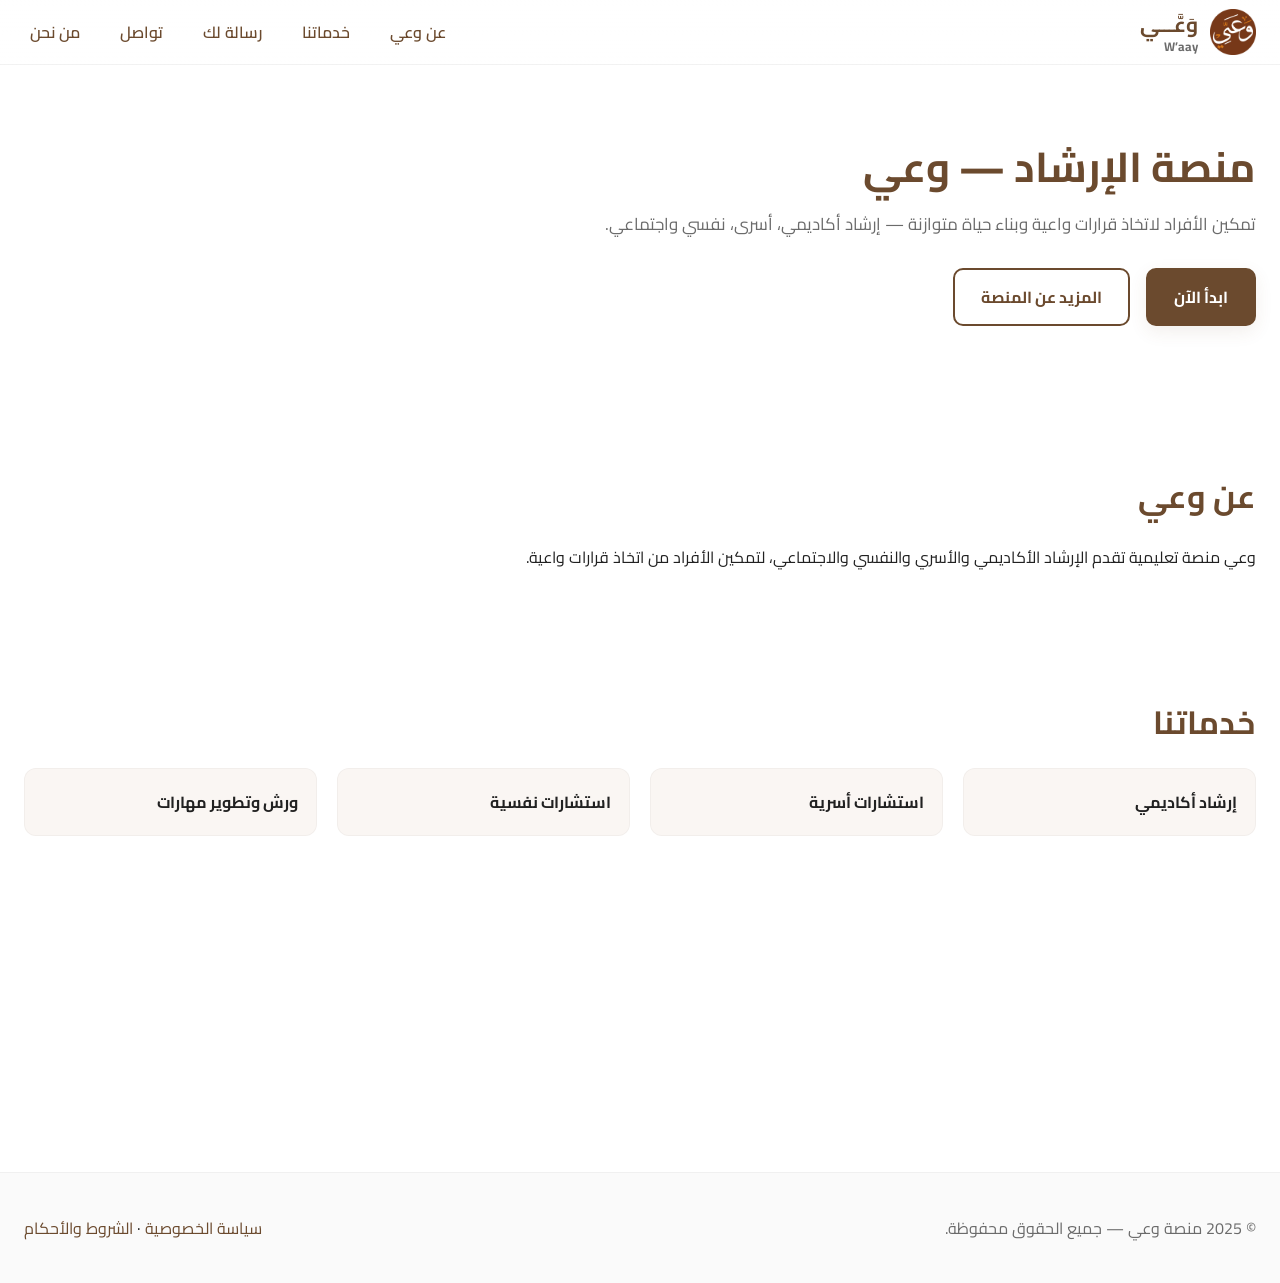
<file: index.html>
<!doctype html>
<html lang="ar" dir="rtl">
<head>
  <meta charset="utf-8" />
  <meta name="viewport" content="width=device-width,initial-scale=1" />
  <meta name="description" content="منصة وعي — الإرشاد الأكاديمي، النفسي، الأسري والاجتماعي. تمكين الأفراد لاتخاذ قرارات واعية وبناء حياة متوازنة." />
  <meta name="theme-color" content="#ffffff">

  <title>وعي — منصة الإرشاد الأكاديمي والأسري والنفسي</title>

  <!-- Google Fonts -->
  <link href="https://fonts.googleapis.com/css2?family=Cairo:wght@300;400;600;700&family=Inter:wght@300;400;600;700&display=swap" rel="stylesheet">

  <!-- Icons / Social meta -->
  <link rel="icon" href="Untitled-5.png" type="image/png" />

  <meta property="og:title" content="وعي — منصة الإرشاد" />
  <meta property="og:description" content="تمكين الأفراد لاتخاذ قرارات واعية وبناء حياة متوازنة." />
  <meta property="og:image" content="assets/og-image.png">
  <meta property="og:type" content="website" />

  <meta name="twitter:card" content="summary_large_image">
  <meta name="twitter:title" content="وعي — منصة الإرشاد">
  <meta name="twitter:image" content="assets/og-image.png">

  <!-- CSS -->
  <link rel="stylesheet" href="styles.css">
</head>

<body>

  <!-- ====================== Loader ====================== -->
  <div id="app-loader" class="app-loader" role="status" aria-live="polite">
    <div class="loader-ring">
      <img src="Untitled-5.png" class="logo-svg" alt="شعار منصة وعي" />
    </div>
    <span class="visually-hidden">جاري التحميل…</span>
  </div>

  <!-- ====================== App Wrapper ====================== -->
  <div id="app" hidden>

    <!-- ====================== Header ====================== -->
    <header class="site-header">
      <div class="header-inner">

        <!-- Brand -->
        <a href="/" class="brand" aria-label="الرئيسية">
          <img src="Untitled-5.png" class="brand-logo" alt="شعار وعي">
          <span>
            <span class="brand-title-ar">وَعَّـــي</span>
            <span class="brand-title-en" lang="en">W’aay</span>
          </span>
        </a>

        <!-- Desktop Nav -->
        <nav class="main-nav" aria-label="القائمة الرئيسية">
          <ul class="nav-list">
            <li><a href="#about">عن وعي</a></li>
            <li><a href="#services">خدماتنا</a></li>
            <li><a href="Inspirational.html">رسالة لك</a></li>
            <li><a href="#contact">تواصل</a></li>
            <li><a href="About Us.html">من نحن</a></li>
          </ul>
        </nav>

        <!-- Hamburger -->
        <button class="hamburger" aria-controls="mobile-menu" aria-expanded="false">
          <svg width="28" height="20" viewBox="0 0 28 20">
            <rect x="0" y="2" width="28" height="2" rx="1"></rect>
            <rect x="0" y="9" width="28" height="2" rx="1"></rect>
            <rect x="0" y="16" width="28" height="2" rx="1"></rect>
          </svg>
        </button>

      </div>

      <!-- Mobile Menu -->
      <div id="mobile-menu" class="mobile-menu" hidden>
        <ul>
          <li><a href="#about">عن وعي</a></li>
          <li><a href="#services">خدمات</a></li>
          <li><a href="Inspirational.html">رسالة لك</a></li>
          <li><a href="#contact">تواصل</a></li>
            <li><a href="About Us.html">من نحن</a></li>
        </ul>
      </div>
    </header>

    <!-- ====================== Hero ====================== -->
    <main>
      <section class="hero" id="home">
        <div class="hero-inner" data-reveal>
          <h1 class="hero-title">منصة الإرشاد — وعي</h1>
          <p class="hero-sub">تمكين الأفراد لاتخاذ قرارات واعية وبناء حياة متوازنة — إرشاد أكاديمي، أسرى، نفسي واجتماعي.</p>

          <div class="hero-ctas">
            <a class="btn primary" href="#services">ابدأ الآن</a>
            <a class="btn outline" href="#about">المزيد عن المنصة</a>
          </div>
        </div>
      </section>

      <!-- ====================== About ====================== -->
      <section id="about" data-reveal>
        <h2>عن وعي</h2>
        <p>وعي منصة تعليمية تقدم الإرشاد الأكاديمي والأسري والنفسي والاجتماعي، لتمكين الأفراد من اتخاذ قرارات واعية.</p>
      </section>

      <!-- ====================== Services ====================== -->
      <section id="services" data-reveal>
        <h2>خدماتنا</h2>
        <ul class="services-list">
          <li>إرشاد أكاديمي</li>
          <li>استشارات أسرية</li>
          <li>استشارات نفسية</li>
          <li>ورش وتطوير مهارات</li>
        </ul>
      </section>

      <!-- ====================== Contact ====================== -->
      <section id="contact" data-reveal>
        <h2>تواصل معنا</h2>

        <p>البريد: <a href="waayplatform@gmail.com">waayplatform@gmail.com</a></p>

        <div class="social-links">

          <!-- Facebook -->
          <a href="https://www.facebook.com/profile.php?id=61583925555300" target="_blank" aria-label="Facebook">
            <img src="Untitled-1.png" alt="">
          </a>

          <!-- Instagram -->
          <a href="https://instagram.com" target="_blank" aria-label="Instagram">
            <img src="Untitled-2.png" alt="">
          </a>
        </div>

      </section>

    </main>

    <!-- ====================== Footer ====================== -->
    <footer class="site-footer">
      <div class="footer-inner">
        <p>© <span id="year">2025</span> منصة وعي — جميع الحقوق محفوظة.</p>
        <nav aria-label="روابط إضافية">
          <a href="privacy.html">سياسة الخصوصية</a> ·
          <a href="terms.html">الشروط والأحكام</a>
        </nav>
      </div>
    </footer>

  </div>

  <!-- JavaScript -->
  <script src="app.js" defer></script>

</body>
</html>
</file>
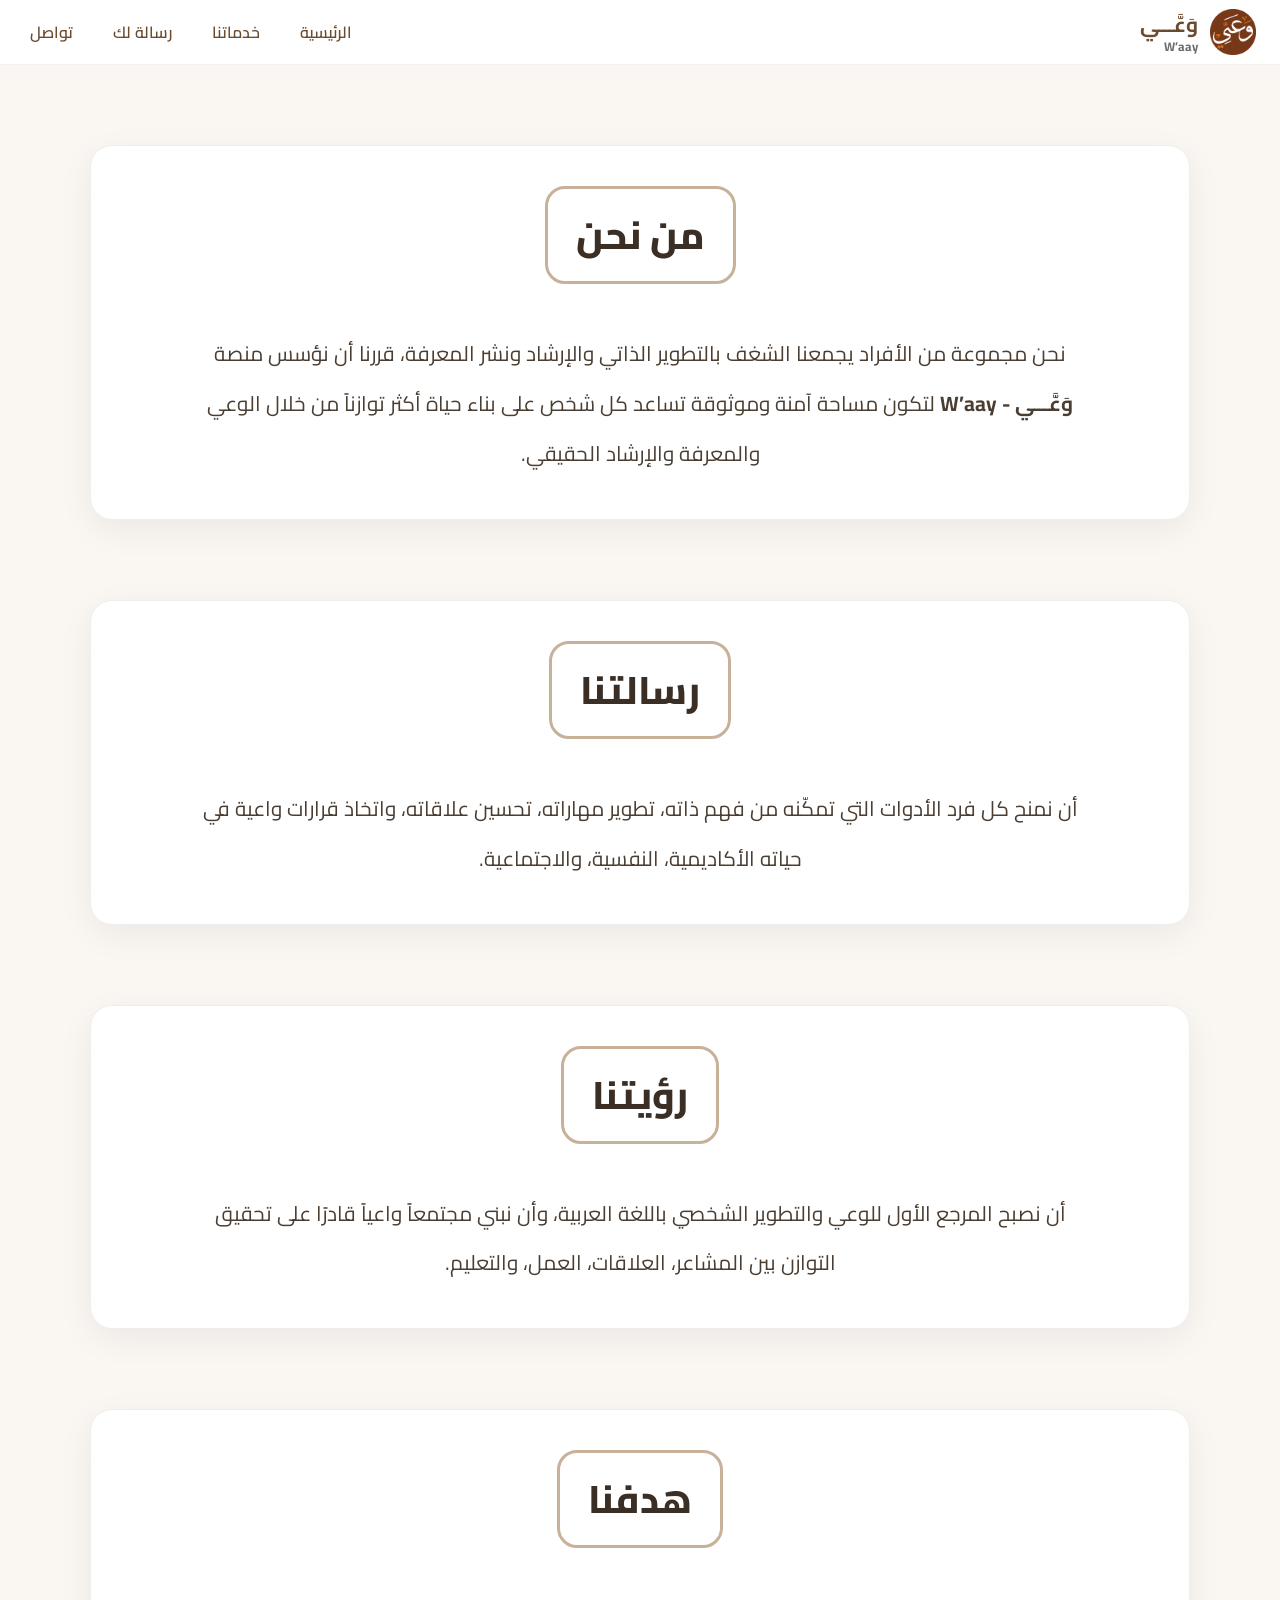
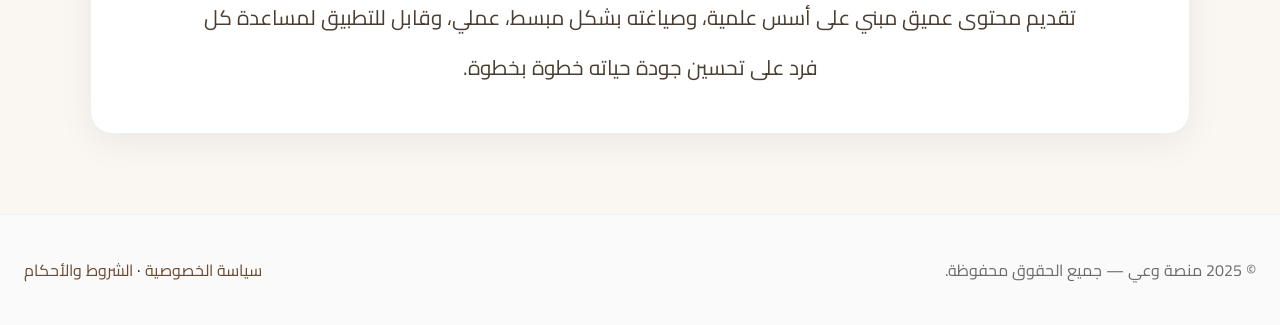
<file: About Us.html>
<!doctype html>
<html lang="ar" dir="rtl">
<head>
  <meta charset="utf-8" />
  <meta name="viewport" content="width=device-width, initial-scale=1" />
  <title>من نحن — منصة وعي</title>

  <link rel="stylesheet" href="styles.css" />
  <link rel="preconnect" href="https://fonts.googleapis.com" />
  <link rel="preconnect" href="https://fonts.gstatic.com" crossorigin />
  <link href="https://fonts.googleapis.com/css2?family=Cairo:wght@300;400;600;700;800&display=swap" rel="stylesheet" />
  
    <!-- Icons / Social meta -->
  <link rel="icon" href="Untitled-5.png" type="image/png" />

  <style>
    :root {
      --dark: #3a2e25;
      --light: #d6c1a6;
      --bg: #faf7f3;
      --border: #c7b299;
    }

    body {
      background: var(--bg);
      font-family: "Cairo", sans-serif;
    }

    /* ====== عام ====== */
    .content-block {
      max-width: 1100px;
      margin: 80px auto;
      background: #ffffff;
      padding: 40px 30px;
      border-radius: 22px;
      border: 1px solid #eee;
      box-shadow: 0 10px 35px rgba(0,0,0,0.06);
      animation: fadeIn 0.8s ease;
    }

    .section-title {
      font-size: 2.4rem;
      font-weight: 800;
      color: var(--dark);
      text-align: center;
      display: inline-block;
      padding: 10px 28px;
      border: 3px solid var(--border);
      border-radius: 20px;
      margin: 0 auto 25px;
      background: white;
    }

    .section-title-wrapper {
      text-align: center;
      margin-bottom: 20px;
    }

    .content-block p {
      font-size: 1.3rem;
      color: #4a3d31;
      line-height: 2.4;
      max-width: 900px;
      margin: 0 auto;
      text-align: center;
    }

    @media (max-width: 900px) {
      .section-title {
        font-size: 1.9rem;
        padding: 8px 20px;
      }

      .content-block p {
        font-size: 1.1rem;
      }
    }

    @keyframes fadeIn {
      from { opacity: 0; transform: translateY(20px); }
      to   { opacity: 1; transform: translateY(0); }
    }
  </style>
</head>

<body>

<!-- Loader -->
<div id="app-loader" class="app-loader">
  <div class="loader-ring">
    <img src="Untitled-5.png" class="logo-svg" alt="" />
  </div>
</div>

<div id="app" hidden>

  <!-- Header -->
  <header class="site-header">
    <div class="header-inner">
      <a href="index.html" class="brand">
        <img src="Untitled-5.png" class="brand-logo" alt="" />
        <div>
          <span class="brand-title-ar">وَعَّـــي</span>
          <span class="brand-title-en">W’aay</span>
        </div>
      </a>

      <nav class="main-nav">
        <ul class="nav-list">
          <li><a href="index.html">الرئيسية</a></li>
          <li><a href="index.html">خدماتنا</a></li>
          <li><a href="Inspirational.html">رسالة لك</a></li>
          <li><a href="index.html">تواصل</a></li>
        </ul>
      </nav>

      <button class="hamburger" aria-controls="mobile-menu" aria-expanded="false">
        <svg width="28" height="20">
          <rect x="0" y="2" width="28" height="2" />
          <rect x="0" y="9" width="28" height="2" />
          <rect x="0" y="16" width="28" height="2" />
        </svg>
      </button>
    </div>

    <div id="mobile-menu" class="mobile-menu" hidden>
      <ul>
        <li><a href="index.html">الرئيسية</a></li>
        <li><a href="index.html">خدماتنا</a></li>
        <li><a href="Inspirational.html">رسالة لك</a></li>
        <li><a href="index.html">تواصل</a></li>
      </ul>
    </div>
  </header>


  <!-- ========================== من نحن ========================== -->
  <section class="content-block">
    <div class="section-title-wrapper">
      <h2 class="section-title">من نحن</h2>
    </div>
    <p>
      نحن مجموعة من الأفراد يجمعنا الشغف بالتطوير الذاتي والإرشاد ونشر المعرفة،
      قررنا أن نؤسس منصة <strong>وَعَّـــي - W’aay </strong> لتكون مساحة آمنة وموثوقة تساعد
      كل شخص على بناء حياة أكثر توازناً من خلال الوعي والمعرفة والإرشاد الحقيقي.
    </p>
  </section>


  <!-- ========================== رسالتنا ========================== -->
  <section class="content-block">
    <div class="section-title-wrapper">
      <h2 class="section-title">رسالتنا</h2>
    </div>
    <p>
      أن نمنح كل فرد الأدوات التي تمكّنه من فهم ذاته، تطوير مهاراته، تحسين
      علاقاته، واتخاذ قرارات واعية في حياته الأكاديمية، النفسية، والاجتماعية.
    </p>
  </section>


  <!-- ========================== رؤيتنا ========================== -->
  <section class="content-block">
    <div class="section-title-wrapper">
      <h2 class="section-title">رؤيتنا</h2>
    </div>
    <p>
      أن نصبح المرجع الأول للوعي والتطوير الشخصي باللغة العربية، وأن نبني مجتمعاً
      واعياً قادرًا على تحقيق التوازن بين المشاعر، العلاقات، العمل، والتعليم.
    </p>
  </section>


  <!-- ========================== هدفنا ========================== -->
  <section class="content-block">
    <div class="section-title-wrapper">
      <h2 class="section-title">هدفنا</h2>
    </div>
    <p>
      تقديم محتوى عميق مبني على أسس علمية، وصياغته بشكل مبسط، عملي، وقابل
      للتطبيق لمساعدة كل فرد على تحسين جودة حياته خطوة بخطوة.
    </p>
  </section>


  <!-- Footer -->
  <footer class="site-footer">
    <div class="footer-inner">
      <p>© 2025 منصة وعي — جميع الحقوق محفوظة.</p>
      <nav>
        <a href="privacy.html">سياسة الخصوصية</a> ·
        <a href="terms.html">الشروط والأحكام</a>
      </nav>
    </div>
  </footer>

</div>

<script src="app.js" defer></script>
</body>
</html>
</file>
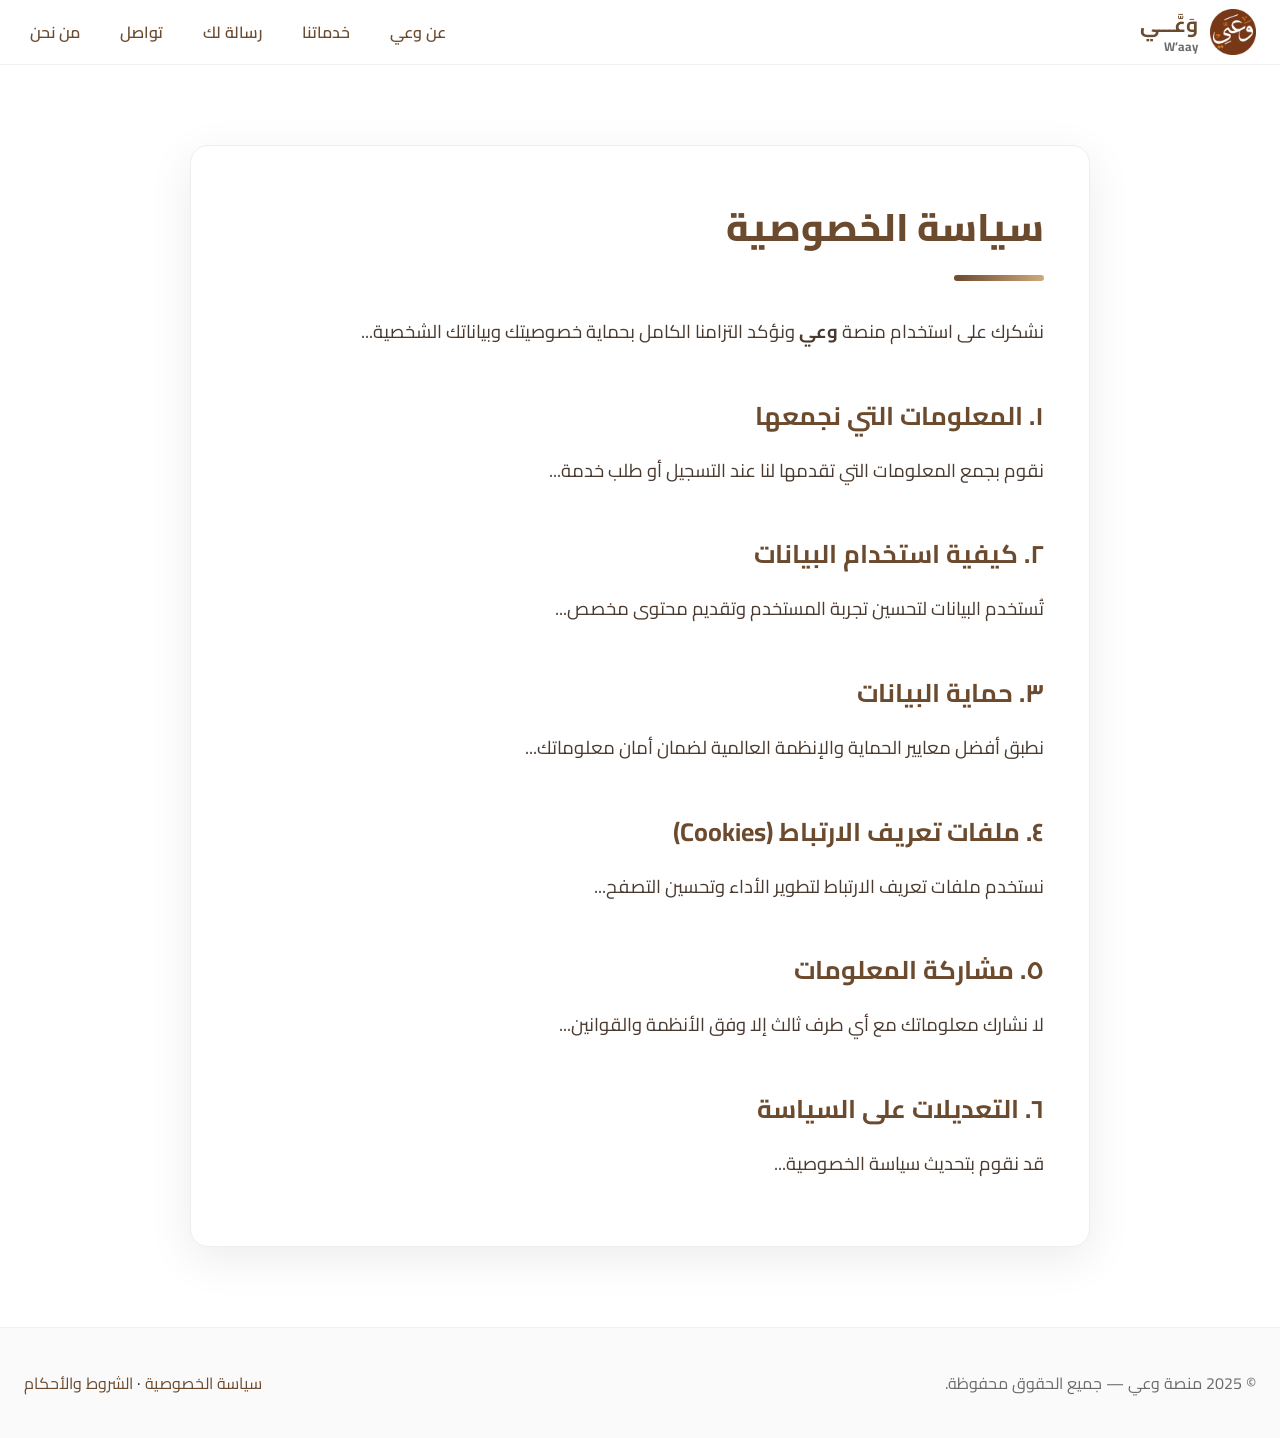
<file: privacy.html>
<!doctype html>
<html lang="ar" dir="rtl">
<head>
  <meta charset="utf-8" />
  <meta name="viewport" content="width=device-width,initial-scale=1" />
  <title>سياسة الخصوصية — منصة وعي</title>

  <link rel="stylesheet" href="styles.css">
  <link href="https://fonts.googleapis.com/css2?family=Cairo:wght@300;400;600;700&family=Inter:wght@300;400;600;700&display=swap" rel="stylesheet">

    <!-- Icons / Social meta -->
  <link rel="icon" href="Untitled-5.png" type="image/png" />

  <style>
    /* ===== صفحة ذات تنسيق احترافي مختلف ===== */

    .legal-wrapper {
      max-width: 900px;
      margin: 80px auto;
      background: #ffffff;
      border-radius: 18px;
      padding: 45px 45px;
      box-shadow: 0 12px 45px rgba(0,0,0,0.08);
      border: 1px solid #eee;
    }

    .legal-wrapper h1 {
      font-size: 2.4rem;
      color: var(--brand-dark);
      margin-bottom: 12px;
      font-weight: 800;
    }

    .legal-divider {
      width: 90px;
      height: 6px;
      background: linear-gradient(90deg, var(--brand-dark), var(--brand-light));
      border-radius: 10px;
      margin-bottom: 32px;
    }

    .legal-wrapper h2 {
      font-size: 1.6rem;
      margin-top: 40px;
      color: var(--brand-dark);
      font-weight: 700;
      margin-bottom: 12px;
    }

    .legal-wrapper p {
      font-size: 1.15rem;
      line-height: 2.1;
      color: #49392e;
      margin-bottom: 18px;
    }

    @media (max-width:700px) {
      .legal-wrapper {
        padding: 25px 20px;
        margin: 40px 12px;
      }
      .legal-wrapper h1 {
        font-size: 2rem;
      }
    }
  </style>

</head>

<body>

<!-- Loader -->
<div id="app-loader" class="app-loader">
  <div class="loader-ring">
    <img src="Untitled-5.png" class="logo-svg" alt="">
  </div>
</div>

<div id="app" hidden>

  <!-- Header -->
  <header class="site-header">
    <div class="header-inner">
      <a href="index.html" class="brand">
        <img src="Untitled-5.png" class="brand-logo" alt="">
        <div>
          <span class="brand-title-ar">وَعَّـــي</span>
          <span class="brand-title-en">W’aay</span>
        </div>
      </a>

      <nav class="main-nav">
        <ul class="nav-list">
          <li><a href="index.html#about">عن وعي</a></li>
          <li><a href="index.html#services">خدماتنا</a></li>
          <li><a href="Inspirational.html">رسالة لك</a></li>
          <li><a href="index.html#contact">تواصل</a></li>
                  <li><a href="About Us.html">من نحن</a></li>
        </ul>
      </nav>

      <button class="hamburger" aria-controls="mobile-menu" aria-expanded="false">
        <svg width="28" height="20">
          <rect x="0" y="2" width="28" height="2"/>
          <rect x="0" y="9" width="28" height="2"/>
          <rect x="0" y="16" width="28" height="2"/>
        </svg>
      </button>
    </div>

    <div id="mobile-menu" class="mobile-menu" hidden>
      <ul>
        <li><a href="index.html">عن وعي</a></li>
        <li><a href="index.html">خدماتنا</a></li>
        <li><a href="Inspirational.html">رسالة لك</a></li>
        <li><a href="index.html">تواصل</a></li>
                <li><a href="About Us.html">من نحن</a></li>

      </ul>
    </div>
  </header>

  <!-- ===== محتوى احترافي ===== -->
  <main class="legal-wrapper">

    <h1>سياسة الخصوصية</h1>
    <div class="legal-divider"></div>

    <p>نشكرك على استخدام منصة <strong>وعي</strong> ونؤكد التزامنا الكامل بحماية خصوصيتك وبياناتك الشخصية...</p>

    <h2>١. المعلومات التي نجمعها</h2>
    <p>نقوم بجمع المعلومات التي تقدمها لنا عند التسجيل أو طلب خدمة...</p>

    <h2>٢. كيفية استخدام البيانات</h2>
    <p>تُستخدم البيانات لتحسين تجربة المستخدم وتقديم محتوى مخصص...</p>

    <h2>٣. حماية البيانات</h2>
    <p>نطبق أفضل معايير الحماية والإنظمة العالمية لضمان أمان معلوماتك...</p>

    <h2>٤. ملفات تعريف الارتباط (Cookies)</h2>
    <p>نستخدم ملفات تعريف الارتباط لتطوير الأداء وتحسين التصفح...</p>

    <h2>٥. مشاركة المعلومات</h2>
    <p>لا نشارك معلوماتك مع أي طرف ثالث إلا وفق الأنظمة والقوانين...</p>

    <h2>٦. التعديلات على السياسة</h2>
    <p>قد نقوم بتحديث سياسة الخصوصية...</p>

  </main>

  <!-- Footer -->
  <footer class="site-footer">
    <div class="footer-inner">
      <p>© 2025 منصة وعي — جميع الحقوق محفوظة.</p>
      <nav>
        <a href="privacy.html">سياسة الخصوصية</a> ·
        <a href="terms.html">الشروط والأحكام</a>
      </nav>
    </div>
  </footer>

</div>

<script src="app.js" defer></script>
</body>
</html>
</file>
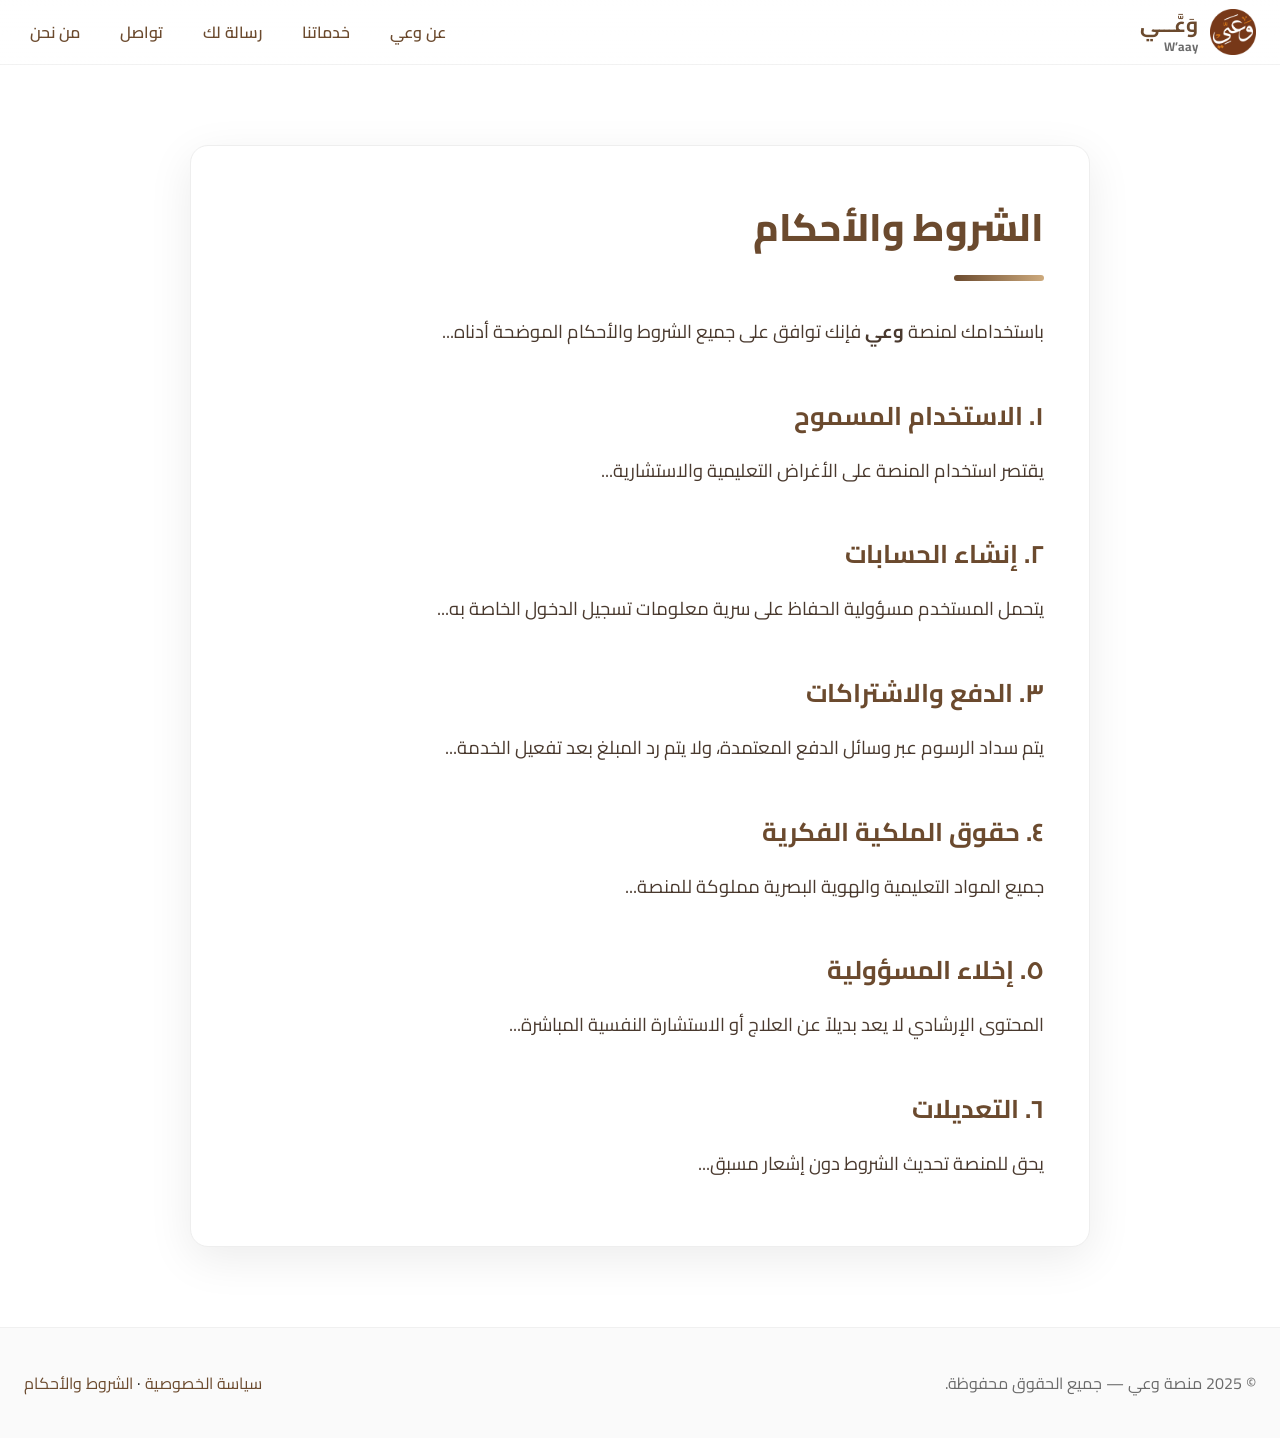
<file: terms.html>
<!doctype html>
<html lang="ar" dir="rtl">
<head>
  <meta charset="utf-8" />
  <meta name="viewport" content="width=device-width,initial-scale=1" />
  <title>الشروط والأحكام — منصة وعي</title>

  <link rel="stylesheet" href="styles.css">
  <link href="https://fonts.googleapis.com/css2?family=Cairo:wght@300;400;600;700&family=Inter:wght@300;400;600;700&display=swap" rel="stylesheet">

    <!-- Icons / Social meta -->
  <link rel="icon" href="Untitled-5.png" type="image/png" />

  <style>
    /* نفس تصميم ملف الخصوصية لضمان الاحترافية */
    .legal-wrapper {
      max-width: 900px;
      margin: 80px auto;
      background: #ffffff;
      border-radius: 18px;
      padding: 45px 45px;
      box-shadow: 0 12px 45px rgba(0,0,0,0.08);
      border: 1px solid #eee;
    }

    .legal-wrapper h1 {
      font-size: 2.4rem;
      color: var(--brand-dark);
      margin-bottom: 12px;
      font-weight: 800;
    }

    .legal-divider {
      width: 90px;
      height: 6px;
      background: linear-gradient(90deg, var(--brand-dark), var(--brand-light));
      border-radius: 10px;
      margin-bottom: 32px;
    }

    .legal-wrapper h2 {
      font-size: 1.6rem;
      margin-top: 40px;
      color: var(--brand-dark);
      font-weight: 700;
      margin-bottom: 12px;
    }

    .legal-wrapper p {
      font-size: 1.15rem;
      line-height: 2.1;
      color: #49392e;
      margin-bottom: 18px;
    }

    @media (max-width:700px) {
      .legal-wrapper {
        padding: 25px 20px;
        margin: 40px 12px;
      }
      .legal-wrapper h1 {
        font-size: 2rem;
      }
    }
  </style>

</head>

<body>

<!-- Loader -->
<div id="app-loader" class="app-loader">
  <div class="loader-ring">
    <img src="Untitled-5.png" class="logo-svg" alt="">
  </div>
</div>

<div id="app" hidden>

  <!-- Header -->
  <header class="site-header">
    <div class="header-inner">
      <a href="index.html" class="brand">
        <img src="Untitled-5.png" class="brand-logo" alt="">
        <div>
          <span class="brand-title-ar">وَعَّـــي</span>
          <span class="brand-title-en">W’aay</span>
        </div>
      </a>

      <nav class="main-nav">
        <ul class="nav-list">
          <li><a href="index.html#about">عن وعي</a></li>
          <li><a href="index.html#services">خدماتنا</a></li>
          <li><a href="Inspirational.html">رسالة لك</a></li>
          <li><a href="index.html#contact">تواصل</a></li>
                  <li><a href="About Us.html">من نحن</a></li>
        </ul>
      </nav>

      <button class="hamburger" aria-controls="mobile-menu" aria-expanded="false">
        <svg width="28" height="20">
          <rect x="0" y="2" width="28" height="2"/>
          <rect x="0" y="9" width="28" height="2"/>
          <rect x="0" y="16" width="28" height="2"/>
        </svg>
      </button>
    </div>

    <div id="mobile-menu" class="mobile-menu" hidden>
      <ul>
        <li><a href="index.html#about">عن وعي</a></li>
        <li><a href="index.html#services">خدماتنا</a></li>
          <li><a href="Inspirational.html">رسالة لك</a></li>
        <li><a href="index.html#contact">تواصل</a></li>
                <li><a href="About Us.html">من نحن</a></li>
      </ul>
    </div>
  </header>

  <!-- ===== محتوى احترافي ===== -->
  <main class="legal-wrapper">

    <h1>الشروط والأحكام</h1>
    <div class="legal-divider"></div>

    <p>باستخدامك لمنصة <strong>وعي</strong> فإنك توافق على جميع الشروط والأحكام الموضحة أدناه...</p>

    <h2>١. الاستخدام المسموح</h2>
    <p>يقتصر استخدام المنصة على الأغراض التعليمية والاستشارية...</p>

    <h2>٢. إنشاء الحسابات</h2>
    <p>يتحمل المستخدم مسؤولية الحفاظ على سرية معلومات تسجيل الدخول الخاصة به...</p>

    <h2>٣. الدفع والاشتراكات</h2>
    <p>يتم سداد الرسوم عبر وسائل الدفع المعتمدة، ولا يتم رد المبلغ بعد تفعيل الخدمة...</p>

    <h2>٤. حقوق الملكية الفكرية</h2>
    <p>جميع المواد التعليمية والهوية البصرية مملوكة للمنصة...</p>

    <h2>٥. إخلاء المسؤولية</h2>
    <p>المحتوى الإرشادي لا يعد بديلاً عن العلاج أو الاستشارة النفسية المباشرة...</p>

    <h2>٦. التعديلات</h2>
    <p>يحق للمنصة تحديث الشروط دون إشعار مسبق...</p>

  </main>

  <!-- Footer -->
  <footer class="site-footer">
    <div class="footer-inner">
      <p>© 2025 منصة وعي — جميع الحقوق محفوظة.</p>
      <nav>
        <a href="privacy.html">سياسة الخصوصية</a> ·
        <a href="terms.html">الشروط والأحكام</a>
      </nav>
    </div>
  </footer>

</div>

<script src="app.js" defer></script>
</body>
</html>
</file>
<file: styles.css>
/* ==========================
   WAI — Extended / Robust Styles
   Purpose: Works with WaiAdvanced JS
   (Loader, Menu, Focus Trap, Reveal, Lazy images...)
   ========================== */

/* ==========================
   Variables & Theme
   ========================== */
:root{
  /* brand */
  --brand-dark: #6b4a2e;     /* primary dark brown */
  --brand-light: #cdaa7d;    /* light brown */
  --brand-bg: #ffffff;
  --brand-contrast: #fff;

  /* text */
  --text-dark: #212121;
  --text-muted: #6b6b6b;

  /* UI tokens */
  --radius-lg: 14px;
  --radius-md: 10px;
  --gap-lg: 40px;
  --gap-md: 20px;

  /* sizes */
  --header-h: 64px;
  --max-width: 1300px;

  /* motion */
  --motion-fast: 160ms;
  --motion-base: 320ms;
  --motion-slow: 520ms;

  /* loader */
  --loader-size: 110px;
  --loader-ring-w: 6px;

  /* accessibility */
  --focus-outline: 3px solid #ffde9e; /* visible focus */
}

/* fonts (ensure same imports in HTML) */
:root { --font-ar: "Cairo", system-ui, sans-serif; --font-en: "Inter", system-ui, sans-serif; }

html{
  font-family: var(--font-ar), var(--font-en), sans-serif;
  -webkit-font-smoothing:antialiased;
  -moz-osx-font-smoothing:grayscale;
  background: var(--brand-bg);
  color: var(--text-dark);
  scroll-behavior: smooth;
}

/* reset */
*{box-sizing:border-box;margin:0;padding:0}
img,video{max-width:100%;display:block;height:auto}
a{color:var(--brand-dark);text-decoration:none}
ul{list-style:none}

/* ==========================
   Utility
   ========================== */
.container{
  max-width:var(--max-width);
  margin-inline:auto;
  padding-inline:24px;
}

/* hide visually but keep for screen readers */
.visually-hidden{
  position:absolute !important;
  height:1px;width:1px;overflow:hidden;
  clip:rect(1px,1px,1px,1px);white-space:nowrap;border:0;padding:0;margin:-1px;
}

/* ==========================
   Loader (full-page) — progressive + accessible
   ========================== */
.app-loader{
  position:fixed;
  inset:0;
  display:flex;
  align-items:center;
  justify-content:center;
  background:var(--brand-bg);
  z-index:9999;
  transition:opacity var(--motion-base) ease, visibility var(--motion-base);
  opacity:1;
  visibility:visible;
  -webkit-tap-highlight-color:transparent;
  pointer-events:auto;
}

/* when removed via JS we fade out (keep display none handled by JS) */
.app-loader[aria-hidden="true"]{
  opacity:0;
  visibility:hidden;
  pointer-events:none;
}

/* ring wrapper rotates; logo sits above */
.loader-ring{
  width:var(--loader-size);
  height:var(--loader-size);
  display:grid;
  place-items:center;
  position:relative;
  border-radius:50%;
  isolation:isolate;
}

/* rotating progress ring */
.loader-ring::before{
  /* animated stroke ring (semi circle style) */
  content:"";
  position:absolute;
  inset:0;
  border-radius:50%;
  padding:calc(var(--loader-ring-w) / 2);
  background:
    conic-gradient(var(--brand-dark) calc(var(--progress, 0) * 1%), rgba(0,0,0,0) 0);
  -webkit-mask:
    radial-gradient(farthest-side, transparent calc(100% - var(--loader-ring-w)), #000 calc(100% - var(--loader-ring-w)));
  mask:
    radial-gradient(farthest-side, transparent calc(100% - var(--loader-ring-w)), #000 calc(100% - var(--loader-ring-w)));
  transition:background .2s linear;
  transform: rotate(-90deg);
}

/* fallback CSS spinner for older support */
.logo-svg{
  width:64px;height:64px;
  position:relative;
  z-index:2;
  display:block;
}

/* continuous spin (used if desired) */
@keyframes wai-spin {
  to{ transform: rotate(360deg); }
}

/* small pulsing under logo for subtle life */
.loader-pulse{
  position:absolute;inset:0;border-radius:50%;
  filter:blur(6px);
  opacity:.06;
  background:linear-gradient(45deg,var(--brand-dark),var(--brand-light));
  z-index:1;
}

/* text progress (assistive) */
.app-loader .progress-text{
  position:absolute;bottom:18px;font-size:13px;color:var(--text-muted);
  z-index:3;
}

/* ==========================
   App wrapper (hidden until JS shows)
   ========================== */
#app[hidden]{ display:none !important }

/* ==========================
   Header / Brand / Nav
   ========================== */
.site-header{
  position:sticky;top:0;z-index:1100;
  background:linear-gradient(180deg,rgba(255,255,255,0.98),rgba(255,255,255,0.92));
  border-bottom:1px solid rgba(0,0,0,0.05);
  backdrop-filter:saturate(120%) blur(6px);
}

.header-inner{
  display:flex;align-items:center;justify-content:space-between;
  height:var(--header-h);
  max-width:var(--max-width);margin-inline:auto;padding-inline:24px;
}

/* Brand */
.brand{display:flex;align-items:center;gap:12px;color:var(--brand-dark);font-weight:700}
.brand-logo{width:46px;height:46px;flex:0 0 46px}
.brand-title-ar{font-size:1.3rem;line-height:1}
.brand-title-en{font-size:.78rem;color:var(--text-muted);display:block;line-height:1}

/* nav desktop */
.main-nav{display:flex;align-items:center}
.nav-list{display:flex;gap:28px}
.nav-list a{font-weight:600;padding:8px 6px;border-radius:8px;transition:background var(--motion-fast)}
.nav-list a:focus,
.nav-list a:hover{background:rgba(107,74,46,0.06);outline:none}

/* hamburger */
.hamburger{
  display:none;background:none;border:0;padding:8px;border-radius:10px;cursor:pointer;
}
.hamburger:focus{outline:var(--focus-outline);outline-offset:2px}
.hamburger svg rect{fill:var(--brand-dark)}

/* ==========================
   Mobile menu (slide + overlay)
   ========================== */
/* overlay wrapper to dim content when menu open */
.menu-overlay{
  position:fixed;inset:0;z-index:1050;display:none;background:rgba(0,0,0,0.32);backdrop-filter: blur(2px);
  transition:opacity var(--motion-base) ease;
  opacity:0;pointer-events:none;
}

/* visible state (JS toggles .is-open on #mobile-menu and shows overlay) */
.menu-overlay.is-visible{display:block;opacity:1;pointer-events:auto}

/* mobile menu panel */
.mobile-menu{
  position:fixed;top:var(--header-h);right:0;left:0;
  z-index:1060;background:var(--brand-bg);
  border-top:1px solid rgba(0,0,0,0.04);
  padding:18px 20px;
  transform-origin:top center;
  transform: translateY(-8px) scale(.995);
  opacity:0;
  transition: transform var(--motion-base) ease, opacity var(--motion-base) ease;
  box-shadow: 0 8px 30px rgba(0,0,0,0.06);
}

/* open state */
.mobile-menu.is-open{ transform: translateY(0) scale(1); opacity:1 }

/* hide via attribute when closed (JS uses hidden attr) */
.mobile-menu[hidden]{ display:none !important; opacity:0; transform: translateY(-8px) scale(.995) }

/* mobile list */
.mobile-menu ul{ display:flex; flex-direction:column; gap:14px }
.mobile-menu a{ padding:12px;border-radius:10px;font-weight:700;color:var(--brand-dark) }
.mobile-menu a:focus{ outline:var(--focus-outline); outline-offset:2px }

/* disable body scroll when menu open (JS should toggle class on body) */
body.menu-open{ overflow:hidden; touch-action:none }

/* ==========================
   Focus trap helper (visual dim + focus ring)
   ========================== */
/* why: show modal-like layer to trap focus and visually separate content */
.wai-focus-trap{
  position:fixed;inset:0;z-index:1040;background:rgba(0,0,0,0.28);backdrop-filter: blur(2px);
}

/* ==========================
   Hero / CTA
   ========================== */
.hero{ display:flex; gap:var(--gap-lg); align-items:center; justify-content:space-between; padding:80px 0; max-width:var(--max-width); margin-inline:auto; padding-inline:24px }
.hero-title{ font-size:2.6rem; color:var(--brand-dark); line-height:1.08 }
.hero-sub{ margin-top:18px; color:var(--text-muted); font-size:1.06rem }
.hero-ctas{ margin-top:28px; display:flex; gap:16px }
.btn{ padding:12px 26px;border-radius:var(--radius-md); font-weight:700; cursor:pointer; border:2px solid var(--brand-dark); transition: transform var(--motion-fast), background var(--motion-fast), color var(--motion-fast) }
.btn.primary{ background:var(--brand-dark); color:var(--brand-contrast); box-shadow: 0 6px 18px rgba(107,74,46,0.09) }
.btn.primary:active{ transform:translateY(1px) }
.btn.outline{ background:transparent; color:var(--brand-dark) }

/* hero image position */
.hero-figure{ flex:1; display:flex; align-items:center; justify-content:center }

/* ==========================
   Sections & Cards
   ========================== */
section{ padding:60px 0; max-width:var(--max-width); margin-inline:auto; padding-inline:24px }
section h2{ font-size:2rem; color:var(--brand-dark); margin-bottom:16px }

/* services grid */
.services-list{ display:grid; grid-template-columns: repeat(auto-fit,minmax(220px,1fr)); gap:20px }
.services-list li{ background:#faf6f3; padding:18px; border-radius:12px; border:1px solid rgba(0,0,0,0.03); font-weight:700 }

/* ==========================
   Reveal animations (on-scroll)
   ========================== */
/* base hidden state */
[data-reveal]{ opacity:0; transform: translateY(18px) scale(.995); transition: opacity var(--motion-base) ease, transform var(--motion-base) ease; will-change: transform, opacity }

/* revealed state */
[data-reveal].revealed{ opacity:1; transform: translateY(0) scale(1) }

/* stagger utility via inline style setting or CSS var --delay */
[data-reveal][data-r-delay]{ transition-delay: calc(var(--r-delay, 0s)) }

/* reduced motion: reveal instantly */
@media (prefers-reduced-motion: reduce){
  [data-reveal]{ transition:none; transform:none; opacity:1 }
}

/* ==========================
   Lazy images — blur-up + states
   ========================== */
img[data-src], img[data-srcset]{
  filter: blur(10px) saturate(.95);
  transform: scale(1.02);
  transition: filter 420ms ease, transform 420ms ease, opacity 320ms ease;
  opacity:.98;
  background: linear-gradient(180deg, rgba(0,0,0,0.02), rgba(0,0,0,0.01));
}

/* when loaded */
img.loaded{ filter: none; transform: none; opacity:1 }

/* failed */

/* placeholder utility for progressive backgrounds */
.lazy-placeholder{
  background:linear-gradient(180deg,#f7f5f3,#fff); border-radius:10px; overflow:hidden;
}

/* ==========================
   Focus styles (accessibility)
   ========================== */
:focus{ outline-offset:3px }
a:focus, button:focus, input:focus, textarea:focus{ outline: var(--focus-outline); border-radius:8px }

/* keyboard only focus visible (prefers) */
@media (hover: none){
  :focus{ outline: var(--focus-outline) }
}

/* ==========================
   Footer
   ========================== */
.site-footer{ background:#fafafa;padding:40px 0;border-top:1px solid rgba(0,0,0,0.04) }
.footer-inner{ max-width:var(--max-width); margin-inline:auto; padding-inline:24px; display:flex; justify-content:space-between; gap:12px; align-items:center; flex-wrap:wrap }
.site-footer p{ color:var(--text-muted) }

/* ==========================
   Responsive
   ========================== */
@media (max-width:1000px){
  .hero{ flex-direction:column-reverse; text-align:center; gap:24px; padding-top:60px }
  .hero-title{ font-size:2.2rem }
  .brand-title-ar{ font-size:1.1rem }
}

@media (max-width:900px){
  .main-nav{ display:none }
  .hamburger{ display:block }
  .header-inner{ padding-inline:16px }
  /* mobile-specific overlay/menu toggling: add is-open class on mobile-menu and menu-overlay via JS */
}

/* small screens */
@media (max-width:600px){
  :root{ --header-h:56px }
  .hero{ padding:48px 0 }
  section{ padding:40px 0 }
}

/* ==========================
   Reduced motion explicit (enhanced safety)
   ========================== */
@media (prefers-reduced-motion: reduce){
  *{ animation-duration: 0.01ms !important; animation-iteration-count: 1 !important; transition-duration: 0.01ms !important; scroll-behavior: auto !important }
}

/* ==========================
   Helpers for JS hooks & debug
   ========================== */
/* JS may set data-progress on .app-loader (0..100) */
.app-loader[data-progress]::before{
  /* expose progress via CSS variable for potential visuals */
  --progress: calc(attr(data-progress number) / 1);
}

/* class to visually hide header shadows when needed */
.site-header.no-shadow{ box-shadow:none; border-bottom:1px solid transparent }

/* small utility */
.center{ display:flex; align-items:center; justify-content:center }



/* ==== Reveal Sections ==== */
[data-reveal] {
  opacity: 0;
  transform: translateY(40px);
  transition: opacity 0.9s ease, transform 0.9s ease;
}

[data-reveal].revealed {
  opacity: 1;
  transform: translateY(0);
}

/* ==== Social Icons ==== */
.social-links {
  display: flex;
  gap: 18px;
  margin-top: 18px;
}

.social-links img {
  width: 32px;
  height: 32px;
  transition: transform 0.3s ease;
}

.social-links img:hover {
  transform: scale(1.15);
}



/* ==========================
   End of file
   ========================== */
</file>
